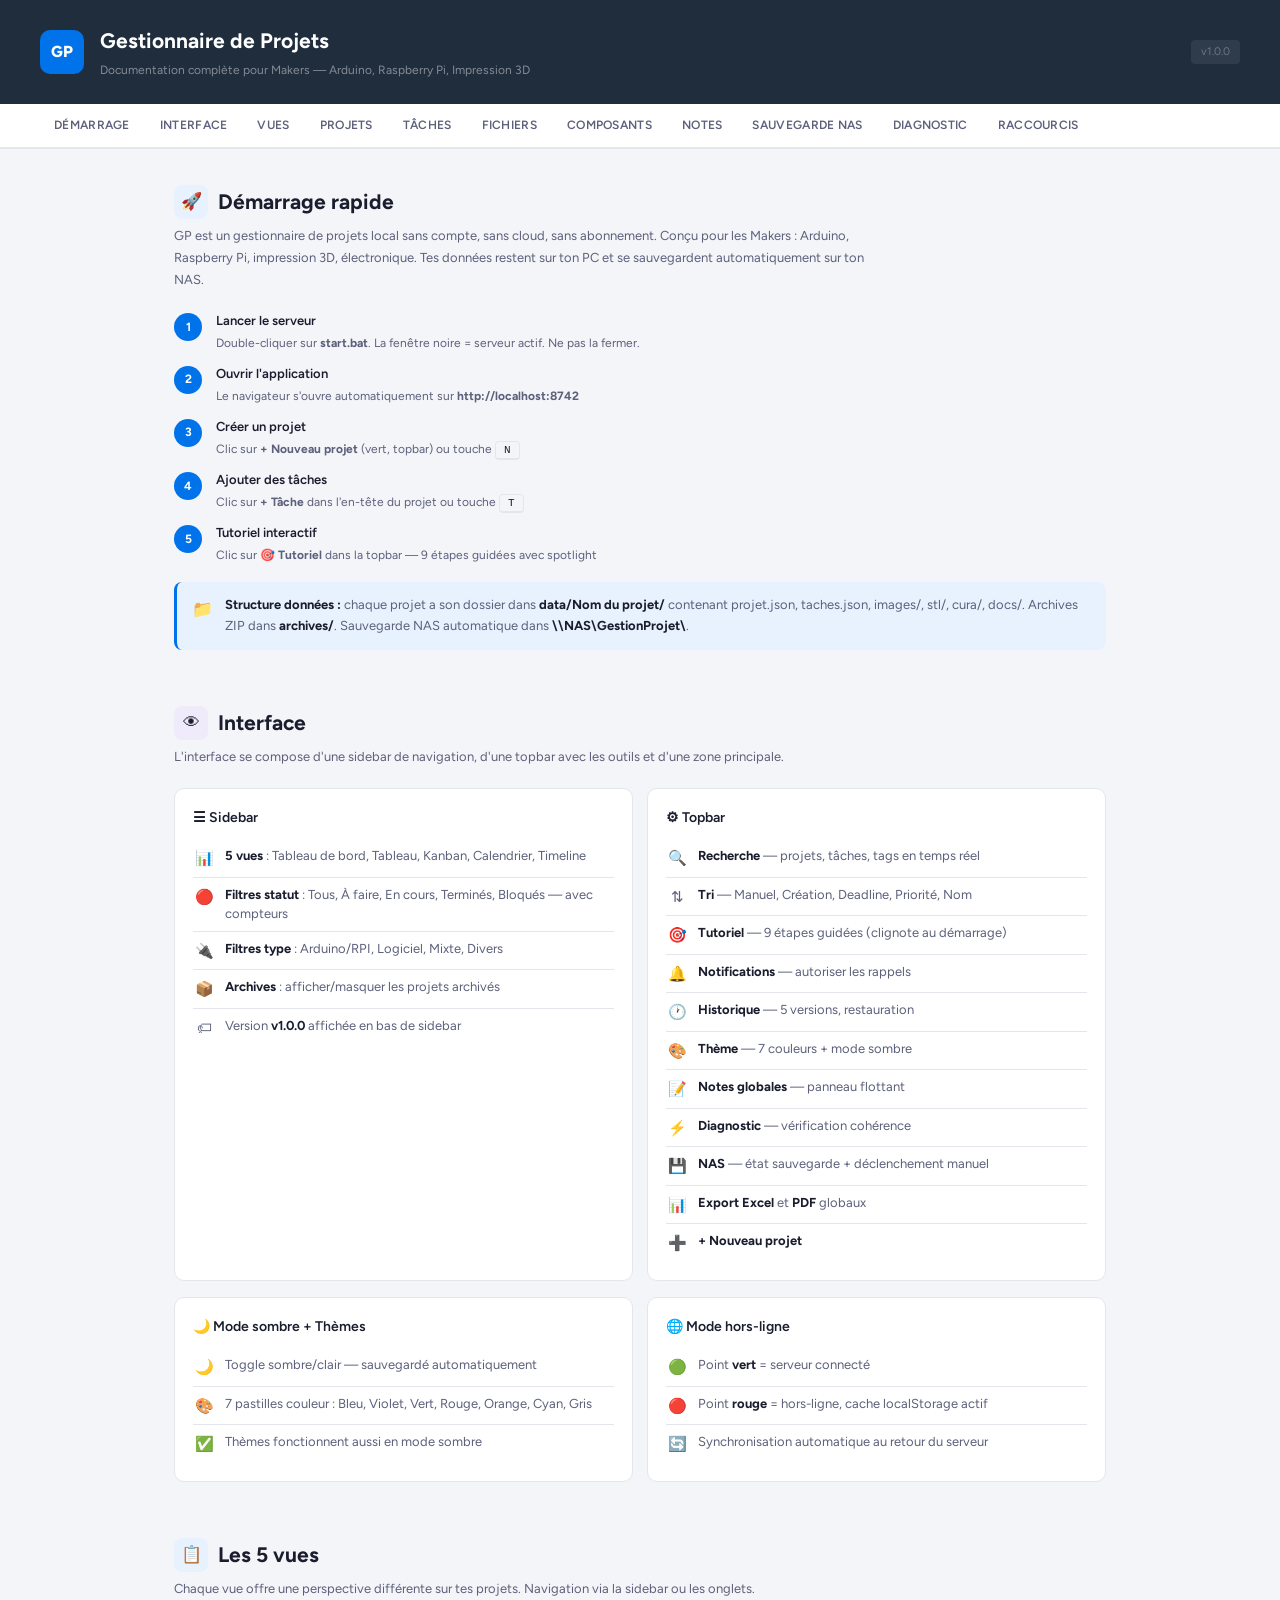
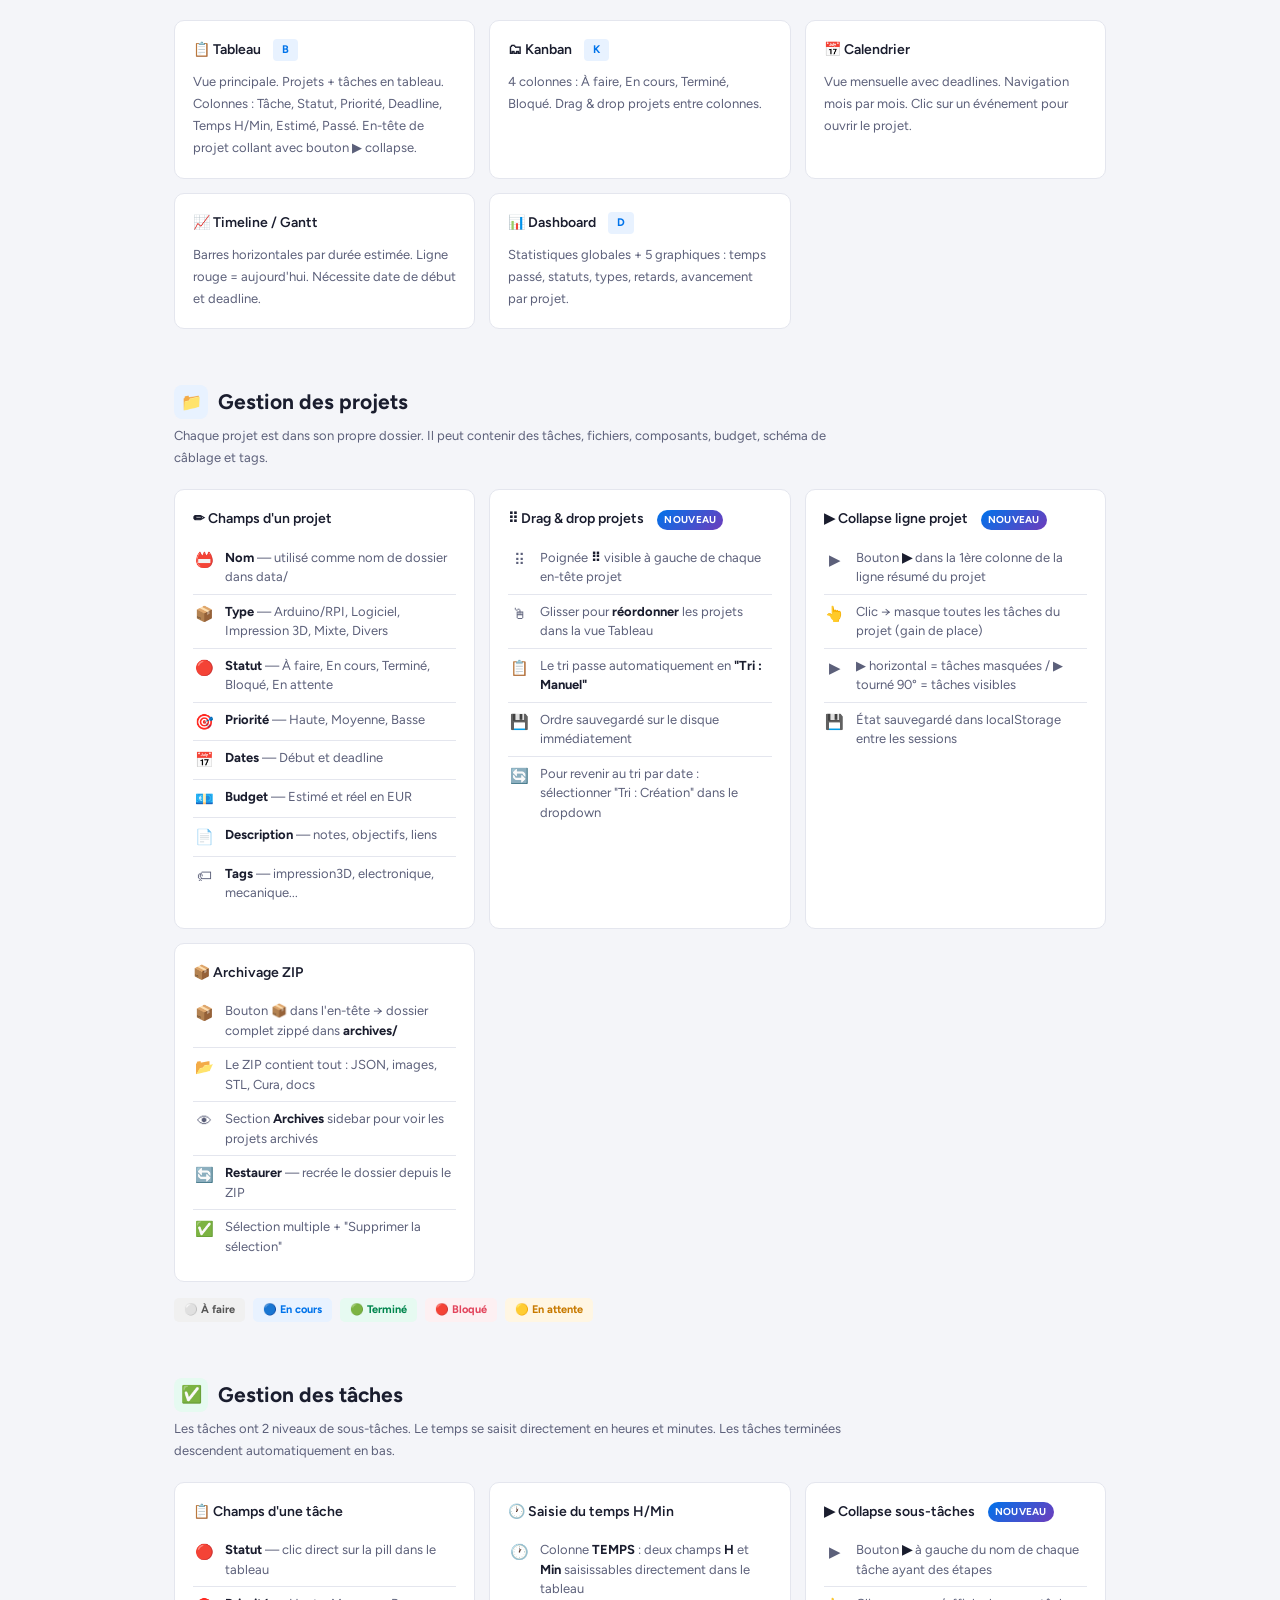
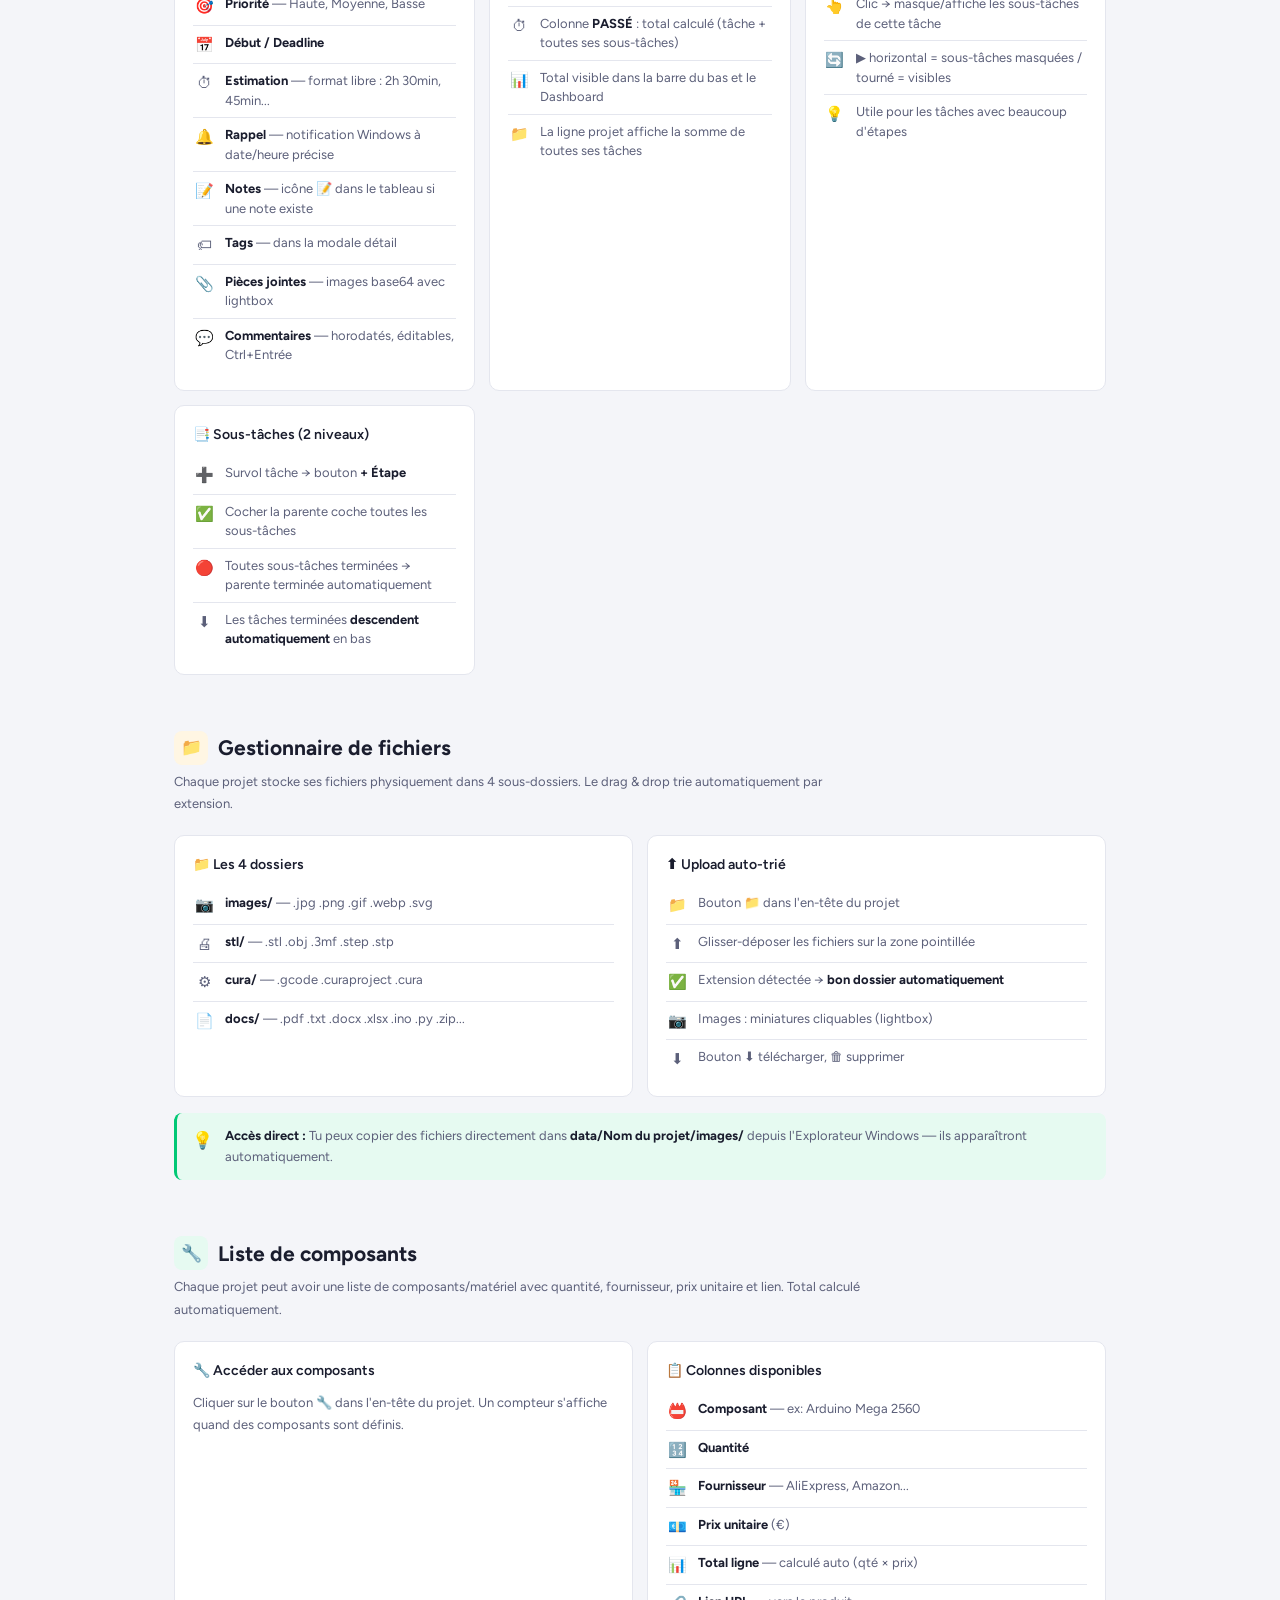
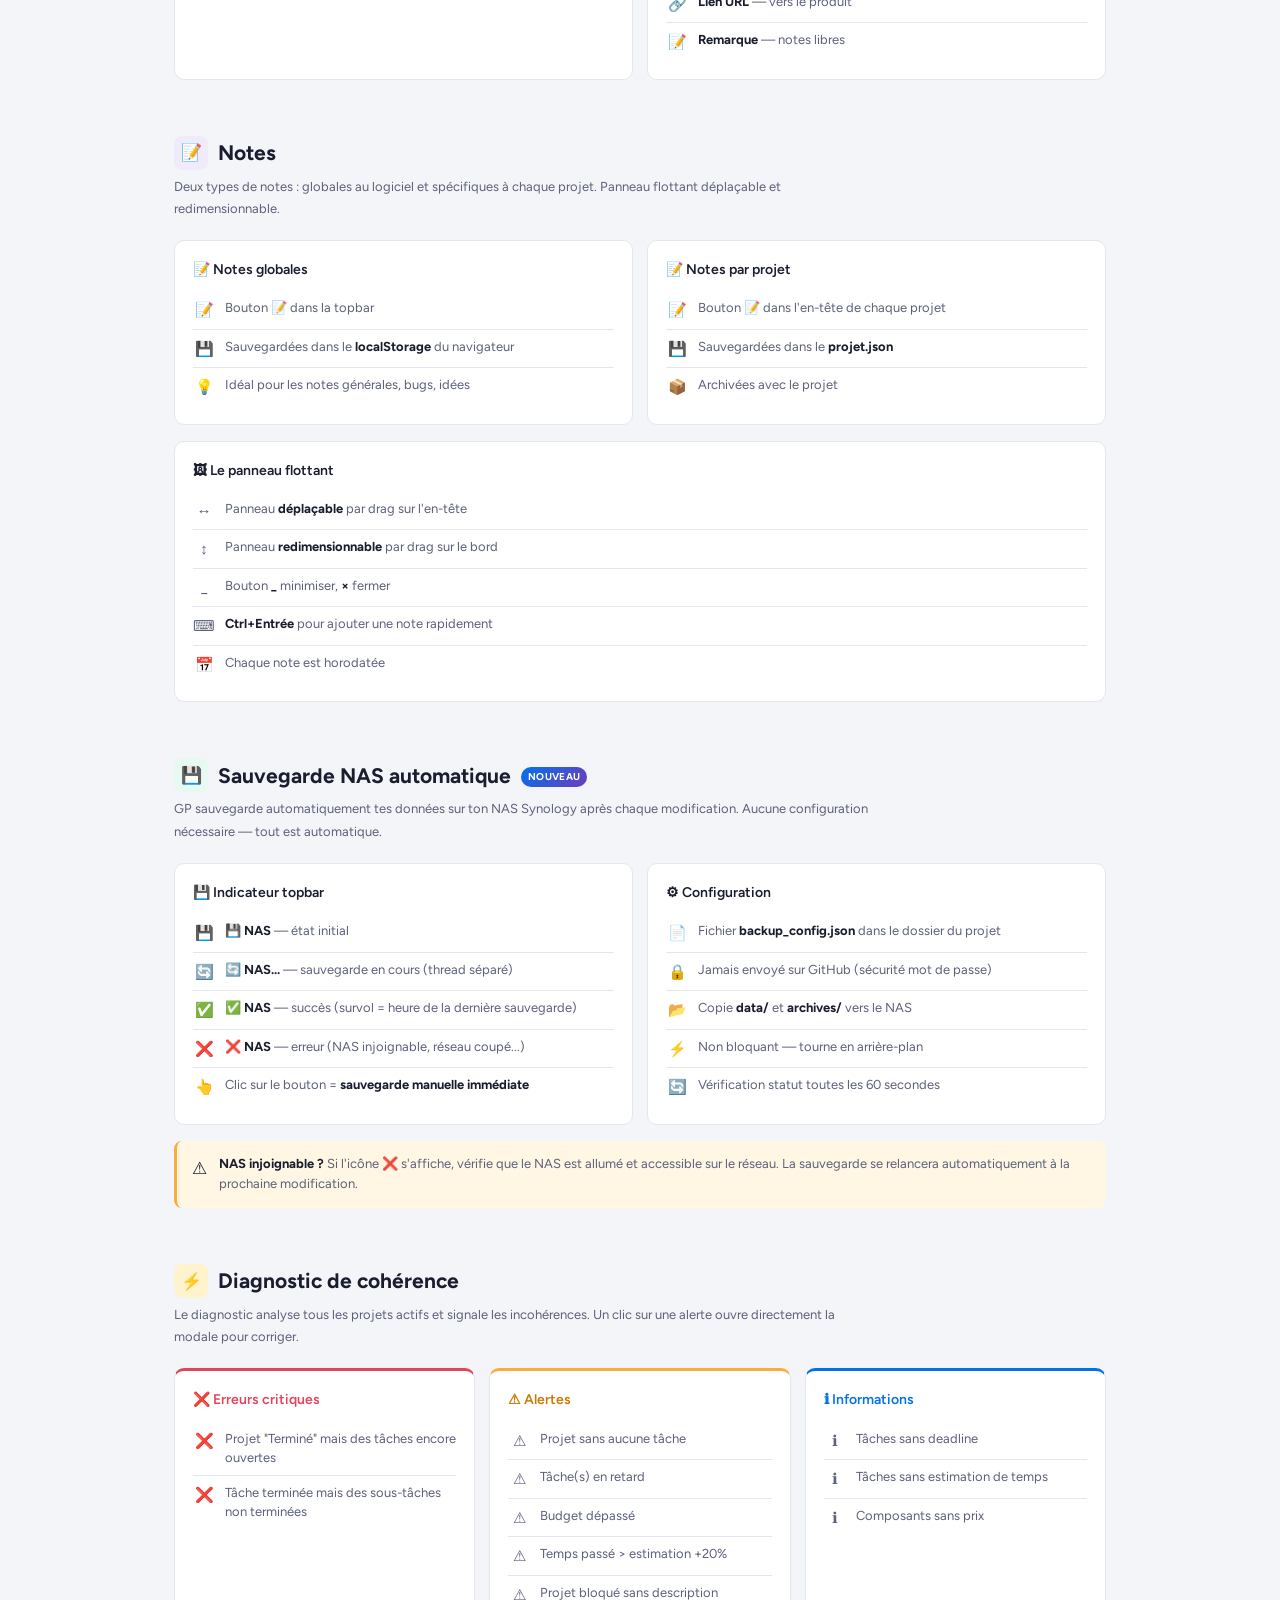
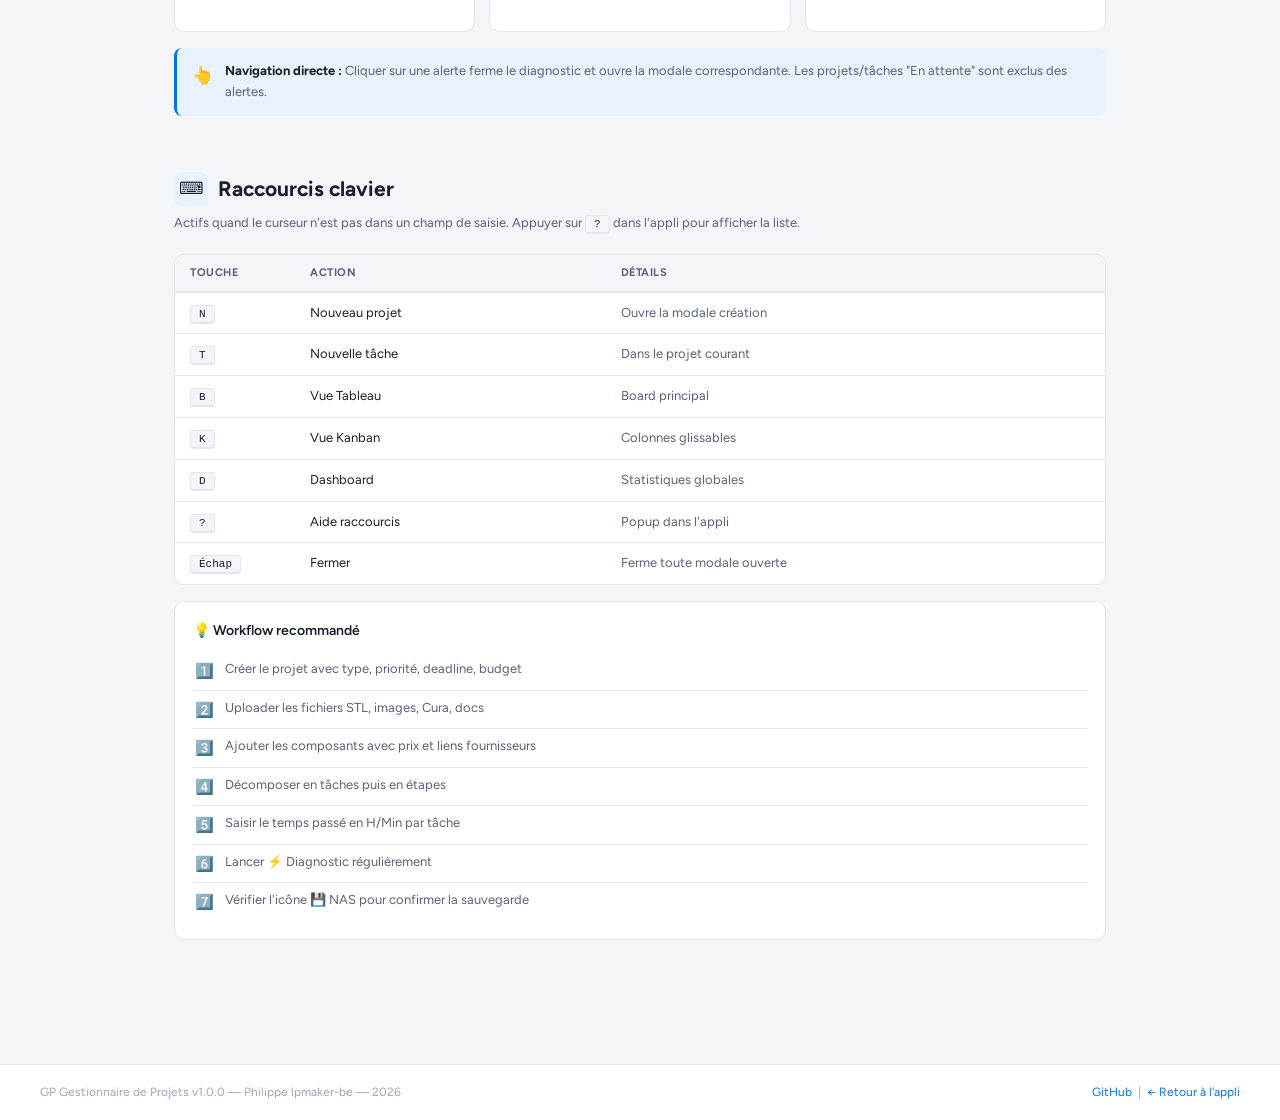
<file: aide.html>
<!DOCTYPE html>
<html lang="fr">
<head>
<meta charset="UTF-8">
<meta name="viewport" content="width=device-width, initial-scale=1.0">
<title>Aide — GP Gestionnaire de Projets v1.0.0</title>
<link rel="icon" type="image/svg+xml" href="/favicon.svg">
<link href="https://fonts.googleapis.com/css2?family=Figtree:wght@300;400;500;600;700;800&display=swap" rel="stylesheet">
<style>
:root{--bg:#f4f5f9;--white:#fff;--border:#e4e6ee;--text:#1a1d2e;--text2:#5c607a;--text3:#a0a4bb;--accent:#0073ea;--accent-light:#e8f2ff;--green:#00c875;--green-light:#e6faf1;--orange:#fdab3d;--orange-light:#fff6e3;--red:#e2445c;--red-light:#fdf0f2;--sidebar:#1f2d3d;--purple:#6e3cbc;--purple-light:#f0ebfa}
*{box-sizing:border-box;margin:0;padding:0}
html{scroll-behavior:smooth}
body{font-family:Figtree,sans-serif;background:var(--bg);color:var(--text);font-size:14px;line-height:1.6}

/* HEADER */
.header{background:var(--sidebar);color:#fff;padding:24px 40px;display:flex;align-items:center;gap:16px}
.logo{width:44px;height:44px;background:var(--accent);border-radius:10px;display:flex;align-items:center;justify-content:center;font-weight:800;font-size:16px;flex-shrink:0}
.header-info h1{font-size:21px;font-weight:700}
.header-info p{font-size:12px;color:rgba(255,255,255,.45);margin-top:3px}
.header-right{margin-left:auto;display:flex;flex-direction:column;align-items:flex-end;gap:4px}
.version-tag{font-size:11px;color:rgba(255,255,255,.3);background:rgba(255,255,255,.07);border-radius:4px;padding:3px 10px}

/* NAV */
.nav{background:var(--white);border-bottom:2px solid var(--border);padding:0 40px;display:flex;gap:2px;overflow-x:auto;position:sticky;top:0;z-index:100}
.nav a{padding:12px 14px;font-size:12px;font-weight:600;color:var(--text2);text-decoration:none;border-bottom:2px solid transparent;margin-bottom:-2px;white-space:nowrap;text-transform:uppercase;letter-spacing:.3px;transition:color .15s,border-color .15s}
.nav a:hover{color:var(--text)}
.nav a.active{color:var(--accent);border-bottom-color:var(--accent)}

/* LAYOUT */
.container{max-width:980px;margin:0 auto;padding:36px 24px}
.section{margin-bottom:56px;scroll-margin-top:60px}
.sec-hdr{display:flex;align-items:center;gap:10px;margin-bottom:6px}
.sec-icon{width:34px;height:34px;border-radius:8px;display:flex;align-items:center;justify-content:center;font-size:17px;flex-shrink:0}
.sec-title{font-size:21px;font-weight:700}
.sec-desc{font-size:13px;color:var(--text2);margin-bottom:20px;line-height:1.7;max-width:700px}

/* CARDS */
.cards{display:grid;grid-template-columns:repeat(auto-fill,minmax(280px,1fr));gap:14px;margin-bottom:16px}
.cards.two{grid-template-columns:1fr 1fr}
.cards.three{grid-template-columns:1fr 1fr 1fr}
.card{background:var(--white);border:1px solid var(--border);border-radius:10px;padding:18px;transition:box-shadow .2s}
.card:hover{box-shadow:0 4px 18px rgba(0,0,0,.06)}
.card-title{font-size:14px;font-weight:600;color:var(--text);margin-bottom:10px;display:flex;align-items:center;gap:8px}
.card-body{font-size:13px;color:var(--text2);line-height:1.7}

/* FEATURE LIST */
.flist{list-style:none}
.flist li{padding:7px 0;border-bottom:1px solid var(--border);display:flex;align-items:flex-start;gap:10px;font-size:13px;color:var(--text2);line-height:1.5}
.flist li:last-child{border-bottom:none}
.flist li .ic{flex-shrink:0;font-size:15px;margin-top:1px;width:22px;text-align:center}
.flist strong{color:var(--text)}

/* BADGES / PILLS */
kbd{background:var(--bg);border:1px solid var(--border);border-bottom-width:2px;border-radius:4px;padding:2px 8px;font-size:11px;font-family:monospace;color:var(--text)}
.badge{display:inline-flex;align-items:center;padding:2px 9px;border-radius:4px;font-size:11px;font-weight:700;margin-left:4px}
.badge-blue{background:var(--accent-light);color:var(--accent)}
.badge-green{background:var(--green-light);color:#00854d}
.badge-orange{background:var(--orange-light);color:#c87a00}
.new-tag{display:inline-flex;background:linear-gradient(135deg,var(--accent),var(--purple));color:#fff;font-size:10px;font-weight:700;padding:2px 7px;border-radius:20px;margin-left:5px;letter-spacing:.3px;text-transform:uppercase;vertical-align:middle}

/* CALLOUTS */
.callout{display:flex;gap:12px;padding:13px 15px;border-radius:8px;margin:14px 0;font-size:13px;line-height:1.6}
.callout .ci{font-size:17px;flex-shrink:0;margin-top:1px}
.callout p{color:var(--text2)}
.callout p strong{color:var(--text)}
.callout-blue{background:var(--accent-light);border-left:3px solid var(--accent)}
.callout-green{background:var(--green-light);border-left:3px solid var(--green)}
.callout-orange{background:var(--orange-light);border-left:3px solid var(--orange)}
.callout-red{background:var(--red-light);border-left:3px solid var(--red)}

/* TABLE */
.tbl{background:var(--white);border:1px solid var(--border);border-radius:10px;overflow:hidden;margin-bottom:16px}
.tbl table{width:100%;border-collapse:collapse}
.tbl th{background:var(--bg);padding:9px 15px;text-align:left;font-size:11px;font-weight:700;color:var(--text2);text-transform:uppercase;letter-spacing:.5px;border-bottom:2px solid var(--border)}
.tbl td{padding:10px 15px;border-bottom:1px solid var(--border);font-size:13px;vertical-align:middle}
.tbl tr:last-child td{border-bottom:none}
.tbl tr:hover td{background:#fafbff}

/* STEPS */
.steps{display:flex;flex-direction:column;gap:12px}
.step{display:flex;gap:14px;align-items:flex-start}
.step-num{width:28px;height:28px;border-radius:50%;background:var(--accent);color:#fff;display:flex;align-items:center;justify-content:center;font-weight:700;font-size:12px;flex-shrink:0;margin-top:2px}
.step-title{font-weight:600;font-size:13px;margin-bottom:2px}
.step-desc{font-size:12px;color:var(--text2);line-height:1.5}

/* STATUS PILLS */
.pill{display:inline-flex;align-items:center;padding:3px 10px;border-radius:5px;font-size:11px;font-weight:700;gap:5px}
.pill-gray{background:#f0f0f0;color:#555}
.pill-blue{background:var(--accent-light);color:var(--accent)}
.pill-green{background:var(--green-light);color:#00854d}
.pill-orange{background:var(--orange-light);color:#c87a00}
.pill-red{background:var(--red-light);color:var(--red)}

/* FOOTER */
.footer{background:var(--white);border-top:1px solid var(--border);padding:18px 40px;display:flex;align-items:center;justify-content:space-between;font-size:12px;color:var(--text3);margin-top:32px}
.footer a{color:var(--accent);text-decoration:none}
.footer a:hover{text-decoration:underline}

@media(max-width:768px){.header{padding:18px 20px}.nav{padding:0 16px}.container{padding:20px 14px}.cards.two,.cards.three{grid-template-columns:1fr}}
</style>
</head>
<body>

<div class="header">
  <div class="logo">GP</div>
  <div class="header-info">
    <h1>Gestionnaire de Projets</h1>
    <p>Documentation complète pour Makers — Arduino, Raspberry Pi, Impression 3D</p>
  </div>
  <div class="header-right">
    <div class="version-tag">v1.0.0</div>
  </div>
</div>

<div class="nav">
  <a href="#demarrage">Démarrage</a>
  <a href="#interface">Interface</a>
  <a href="#vues">Vues</a>
  <a href="#projets">Projets</a>
  <a href="#taches">Tâches</a>
  <a href="#fichiers">Fichiers</a>
  <a href="#composants">Composants</a>
  <a href="#notes">Notes</a>
  <a href="#nas">Sauvegarde NAS</a>
  <a href="#diagnostic">Diagnostic</a>
  <a href="#raccourcis">Raccourcis</a>
</div>

<div class="container">

<!-- ═══════════════════════ DÉMARRAGE ═══════════════════════ -->
<div class="section" id="demarrage">
  <div class="sec-hdr"><div class="sec-icon" style="background:#e8f2ff">🚀</div><h2 class="sec-title">Démarrage rapide</h2></div>
  <p class="sec-desc">GP est un gestionnaire de projets local sans compte, sans cloud, sans abonnement. Conçu pour les Makers : Arduino, Raspberry Pi, impression 3D, électronique. Tes données restent sur ton PC et se sauvegardent automatiquement sur ton NAS.</p>
  <div class="steps">
    <div class="step"><div class="step-num">1</div><div><div class="step-title">Lancer le serveur</div><div class="step-desc">Double-cliquer sur <strong>start.bat</strong>. La fenêtre noire = serveur actif. Ne pas la fermer.</div></div></div>
    <div class="step"><div class="step-num">2</div><div><div class="step-title">Ouvrir l'application</div><div class="step-desc">Le navigateur s'ouvre automatiquement sur <strong>http://localhost:8742</strong></div></div></div>
    <div class="step"><div class="step-num">3</div><div><div class="step-title">Créer un projet</div><div class="step-desc">Clic sur <strong>+ Nouveau projet</strong> (vert, topbar) ou touche <kbd>N</kbd></div></div></div>
    <div class="step"><div class="step-num">4</div><div><div class="step-title">Ajouter des tâches</div><div class="step-desc">Clic sur <strong>+ Tâche</strong> dans l'en-tête du projet ou touche <kbd>T</kbd></div></div></div>
    <div class="step"><div class="step-num">5</div><div><div class="step-title">Tutoriel interactif</div><div class="step-desc">Clic sur <strong>🎯 Tutoriel</strong> dans la topbar — 9 étapes guidées avec spotlight</div></div></div>
  </div>
  <div class="callout callout-blue" style="margin-top:18px">
    <div class="ci">📁</div>
    <p><strong>Structure données :</strong> chaque projet a son dossier dans <strong>data/Nom du projet/</strong> contenant projet.json, taches.json, images/, stl/, cura/, docs/. Archives ZIP dans <strong>archives/</strong>. Sauvegarde NAS automatique dans <strong>\\NAS\GestionProjet\</strong>.</p>
  </div>
</div>

<!-- ═══════════════════════ INTERFACE ═══════════════════════ -->
<div class="section" id="interface">
  <div class="sec-hdr"><div class="sec-icon" style="background:#f0ebfa">👁</div><h2 class="sec-title">Interface</h2></div>
  <p class="sec-desc">L'interface se compose d'une sidebar de navigation, d'une topbar avec les outils et d'une zone principale.</p>
  <div class="cards two">
    <div class="card">
      <div class="card-title">☰ Sidebar</div>
      <div class="card-body">
        <ul class="flist">
          <li><span class="ic">📊</span><div><strong>5 vues</strong> : Tableau de bord, Tableau, Kanban, Calendrier, Timeline</div></li>
          <li><span class="ic">🔴</span><div><strong>Filtres statut</strong> : Tous, À faire, En cours, Terminés, Bloqués — avec compteurs</div></li>
          <li><span class="ic">🔌</span><div><strong>Filtres type</strong> : Arduino/RPI, Logiciel, Mixte, Divers</div></li>
          <li><span class="ic">📦</span><div><strong>Archives</strong> : afficher/masquer les projets archivés</div></li>
          <li><span class="ic">🏷</span><div>Version <strong>v1.0.0</strong> affichée en bas de sidebar</div></li>
        </ul>
      </div>
    </div>
    <div class="card">
      <div class="card-title">⚙ Topbar</div>
      <div class="card-body">
        <ul class="flist">
          <li><span class="ic">🔍</span><div><strong>Recherche</strong> — projets, tâches, tags en temps réel</div></li>
          <li><span class="ic">⇅</span><div><strong>Tri</strong> — Manuel, Création, Deadline, Priorité, Nom</div></li>
          <li><span class="ic">🎯</span><div><strong>Tutoriel</strong> — 9 étapes guidées (clignote au démarrage)</div></li>
          <li><span class="ic">🔔</span><div><strong>Notifications</strong> — autoriser les rappels</div></li>
          <li><span class="ic">🕐</span><div><strong>Historique</strong> — 5 versions, restauration</div></li>
          <li><span class="ic">🎨</span><div><strong>Thème</strong> — 7 couleurs + mode sombre</div></li>
          <li><span class="ic">📝</span><div><strong>Notes globales</strong> — panneau flottant</div></li>
          <li><span class="ic">⚡</span><div><strong>Diagnostic</strong> — vérification cohérence</div></li>
          <li><span class="ic">💾</span><div><strong>NAS</strong> — état sauvegarde + déclenchement manuel</div></li>
          <li><span class="ic">📊</span><div><strong>Export Excel</strong> et <strong>PDF</strong> globaux</div></li>
          <li><span class="ic">➕</span><div><strong>+ Nouveau projet</strong></div></li>
        </ul>
      </div>
    </div>
  </div>
  <div class="cards two">
    <div class="card">
      <div class="card-title">🌙 Mode sombre + Thèmes</div>
      <div class="card-body">
        <ul class="flist">
          <li><span class="ic">🌙</span><div>Toggle sombre/clair — sauvegardé automatiquement</div></li>
          <li><span class="ic">🎨</span><div>7 pastilles couleur : Bleu, Violet, Vert, Rouge, Orange, Cyan, Gris</div></li>
          <li><span class="ic">✅</span><div>Thèmes fonctionnent aussi en mode sombre</div></li>
        </ul>
      </div>
    </div>
    <div class="card">
      <div class="card-title">🌐 Mode hors-ligne</div>
      <div class="card-body">
        <ul class="flist">
          <li><span class="ic">🟢</span><div>Point <strong>vert</strong> = serveur connecté</div></li>
          <li><span class="ic">🔴</span><div>Point <strong>rouge</strong> = hors-ligne, cache localStorage actif</div></li>
          <li><span class="ic">🔄</span><div>Synchronisation automatique au retour du serveur</div></li>
        </ul>
      </div>
    </div>
  </div>
</div>

<!-- ═══════════════════════ VUES ═══════════════════════ -->
<div class="section" id="vues">
  <div class="sec-hdr"><div class="sec-icon" style="background:#e8f2ff">📋</div><h2 class="sec-title">Les 5 vues</h2></div>
  <p class="sec-desc">Chaque vue offre une perspective différente sur tes projets. Navigation via la sidebar ou les onglets.</p>
  <div class="cards three">
    <div class="card"><div class="card-title">📋 Tableau <span class="badge badge-blue">B</span></div><div class="card-body">Vue principale. Projets + tâches en tableau. Colonnes : Tâche, Statut, Priorité, Deadline, Temps H/Min, Estimé, Passé. En-tête de projet collant avec bouton ▶ collapse.</div></div>
    <div class="card"><div class="card-title">🗂 Kanban <span class="badge badge-blue">K</span></div><div class="card-body">4 colonnes : À faire, En cours, Terminé, Bloqué. Drag & drop projets entre colonnes.</div></div>
    <div class="card"><div class="card-title">📅 Calendrier</div><div class="card-body">Vue mensuelle avec deadlines. Navigation mois par mois. Clic sur un événement pour ouvrir le projet.</div></div>
    <div class="card"><div class="card-title">📈 Timeline / Gantt</div><div class="card-body">Barres horizontales par durée estimée. Ligne rouge = aujourd'hui. Nécessite date de début et deadline.</div></div>
    <div class="card"><div class="card-title">📊 Dashboard <span class="badge badge-blue">D</span></div><div class="card-body">Statistiques globales + 5 graphiques : temps passé, statuts, types, retards, avancement par projet.</div></div>
  </div>
</div>

<!-- ═══════════════════════ PROJETS ═══════════════════════ -->
<div class="section" id="projets">
  <div class="sec-hdr"><div class="sec-icon" style="background:#e8f2ff">📁</div><h2 class="sec-title">Gestion des projets</h2></div>
  <p class="sec-desc">Chaque projet est dans son propre dossier. Il peut contenir des tâches, fichiers, composants, budget, schéma de câblage et tags.</p>
  <div class="cards">
    <div class="card">
      <div class="card-title">✏ Champs d'un projet</div>
      <div class="card-body">
        <ul class="flist">
          <li><span class="ic">📛</span><div><strong>Nom</strong> — utilisé comme nom de dossier dans data/</div></li>
          <li><span class="ic">📦</span><div><strong>Type</strong> — Arduino/RPI, Logiciel, Impression 3D, Mixte, Divers</div></li>
          <li><span class="ic">🔴</span><div><strong>Statut</strong> — À faire, En cours, Terminé, Bloqué, En attente</div></li>
          <li><span class="ic">🎯</span><div><strong>Priorité</strong> — Haute, Moyenne, Basse</div></li>
          <li><span class="ic">📅</span><div><strong>Dates</strong> — Début et deadline</div></li>
          <li><span class="ic">💶</span><div><strong>Budget</strong> — Estimé et réel en EUR</div></li>
          <li><span class="ic">📄</span><div><strong>Description</strong> — notes, objectifs, liens</div></li>
          <li><span class="ic">🏷</span><div><strong>Tags</strong> — impression3D, electronique, mecanique...</div></li>
        </ul>
      </div>
    </div>
    <div class="card">
      <div class="card-title">⠿ Drag & drop projets <span class="new-tag">Nouveau</span></div>
      <div class="card-body">
        <ul class="flist">
          <li><span class="ic">⠿</span><div>Poignée <strong>⠿</strong> visible à gauche de chaque en-tête projet</div></li>
          <li><span class="ic">🖱</span><div>Glisser pour <strong>réordonner</strong> les projets dans la vue Tableau</div></li>
          <li><span class="ic">📋</span><div>Le tri passe automatiquement en <strong>"Tri : Manuel"</strong></div></li>
          <li><span class="ic">💾</span><div>Ordre sauvegardé sur le disque immédiatement</div></li>
          <li><span class="ic">🔄</span><div>Pour revenir au tri par date : sélectionner "Tri : Création" dans le dropdown</div></li>
        </ul>
      </div>
    </div>
    <div class="card">
      <div class="card-title">▶ Collapse ligne projet <span class="new-tag">Nouveau</span></div>
      <div class="card-body">
        <ul class="flist">
          <li><span class="ic">▶</span><div>Bouton <strong>▶</strong> dans la 1ère colonne de la ligne résumé du projet</div></li>
          <li><span class="ic">👆</span><div>Clic → masque toutes les tâches du projet (gain de place)</div></li>
          <li><span class="ic">▶</span><div>▶ horizontal = tâches masquées / ▶ tourné 90° = tâches visibles</div></li>
          <li><span class="ic">💾</span><div>État sauvegardé dans localStorage entre les sessions</div></li>
        </ul>
      </div>
    </div>
    <div class="card">
      <div class="card-title">📦 Archivage ZIP</div>
      <div class="card-body">
        <ul class="flist">
          <li><span class="ic">📦</span><div>Bouton 📦 dans l'en-tête → dossier complet zippé dans <strong>archives/</strong></div></li>
          <li><span class="ic">📂</span><div>Le ZIP contient tout : JSON, images, STL, Cura, docs</div></li>
          <li><span class="ic">👁</span><div>Section <strong>Archives</strong> sidebar pour voir les projets archivés</div></li>
          <li><span class="ic">🔄</span><div><strong>Restaurer</strong> — recrée le dossier depuis le ZIP</div></li>
          <li><span class="ic">✅</span><div>Sélection multiple + "Supprimer la sélection"</div></li>
        </ul>
      </div>
    </div>
  </div>
  <div style="display:flex;flex-wrap:wrap;gap:8px;margin-top:4px">
    <span class="pill pill-gray">⚪ À faire</span>
    <span class="pill pill-blue">🔵 En cours</span>
    <span class="pill pill-green">🟢 Terminé</span>
    <span class="pill pill-red">🔴 Bloqué</span>
    <span class="pill pill-orange">🟡 En attente</span>
  </div>
</div>

<!-- ═══════════════════════ TÂCHES ═══════════════════════ -->
<div class="section" id="taches">
  <div class="sec-hdr"><div class="sec-icon" style="background:#e6faf1">✅</div><h2 class="sec-title">Gestion des tâches</h2></div>
  <p class="sec-desc">Les tâches ont 2 niveaux de sous-tâches. Le temps se saisit directement en heures et minutes. Les tâches terminées descendent automatiquement en bas.</p>
  <div class="cards">
    <div class="card">
      <div class="card-title">📋 Champs d'une tâche</div>
      <div class="card-body">
        <ul class="flist">
          <li><span class="ic">🔴</span><div><strong>Statut</strong> — clic direct sur la pill dans le tableau</div></li>
          <li><span class="ic">🎯</span><div><strong>Priorité</strong> — Haute, Moyenne, Basse</div></li>
          <li><span class="ic">📅</span><div><strong>Début / Deadline</strong></div></li>
          <li><span class="ic">⏱</span><div><strong>Estimation</strong> — format libre : 2h 30min, 45min...</div></li>
          <li><span class="ic">🔔</span><div><strong>Rappel</strong> — notification Windows à date/heure précise</div></li>
          <li><span class="ic">📝</span><div><strong>Notes</strong> — icône 📝 dans le tableau si une note existe</div></li>
          <li><span class="ic">🏷</span><div><strong>Tags</strong> — dans la modale détail</div></li>
          <li><span class="ic">📎</span><div><strong>Pièces jointes</strong> — images base64 avec lightbox</div></li>
          <li><span class="ic">💬</span><div><strong>Commentaires</strong> — horodatés, éditables, Ctrl+Entrée</div></li>
        </ul>
      </div>
    </div>
    <div class="card">
      <div class="card-title">🕐 Saisie du temps H/Min</div>
      <div class="card-body">
        <ul class="flist">
          <li><span class="ic">🕐</span><div>Colonne <strong>TEMPS</strong> : deux champs <strong>H</strong> et <strong>Min</strong> saisissables directement dans le tableau</div></li>
          <li><span class="ic">⏱</span><div>Colonne <strong>PASSÉ</strong> : total calculé (tâche + toutes ses sous-tâches)</div></li>
          <li><span class="ic">📊</span><div>Total visible dans la barre du bas et le Dashboard</div></li>
          <li><span class="ic">📁</span><div>La ligne projet affiche la somme de toutes ses tâches</div></li>
        </ul>
      </div>
    </div>
    <div class="card">
      <div class="card-title">▶ Collapse sous-tâches <span class="new-tag">Nouveau</span></div>
      <div class="card-body">
        <ul class="flist">
          <li><span class="ic">▶</span><div>Bouton <strong>▶</strong> à gauche du nom de chaque tâche ayant des étapes</div></li>
          <li><span class="ic">👆</span><div>Clic → masque/affiche les sous-tâches de cette tâche</div></li>
          <li><span class="ic">🔄</span><div>▶ horizontal = sous-tâches masquées / tourné = visibles</div></li>
          <li><span class="ic">💡</span><div>Utile pour les tâches avec beaucoup d'étapes</div></li>
        </ul>
      </div>
    </div>
    <div class="card">
      <div class="card-title">📑 Sous-tâches (2 niveaux)</div>
      <div class="card-body">
        <ul class="flist">
          <li><span class="ic">➕</span><div>Survol tâche → bouton <strong>+ Étape</strong></div></li>
          <li><span class="ic">✅</span><div>Cocher la parente coche toutes les sous-tâches</div></li>
          <li><span class="ic">🔴</span><div>Toutes sous-tâches terminées → parente terminée automatiquement</div></li>
          <li><span class="ic">⬇</span><div>Les tâches terminées <strong>descendent automatiquement</strong> en bas</div></li>
        </ul>
      </div>
    </div>
  </div>
</div>

<!-- ═══════════════════════ FICHIERS ═══════════════════════ -->
<div class="section" id="fichiers">
  <div class="sec-hdr"><div class="sec-icon" style="background:#fff6e3">📁</div><h2 class="sec-title">Gestionnaire de fichiers</h2></div>
  <p class="sec-desc">Chaque projet stocke ses fichiers physiquement dans 4 sous-dossiers. Le drag & drop trie automatiquement par extension.</p>
  <div class="cards two">
    <div class="card">
      <div class="card-title">📁 Les 4 dossiers</div>
      <div class="card-body">
        <ul class="flist">
          <li><span class="ic">📷</span><div><strong>images/</strong> — .jpg .png .gif .webp .svg</div></li>
          <li><span class="ic">🖨</span><div><strong>stl/</strong> — .stl .obj .3mf .step .stp</div></li>
          <li><span class="ic">⚙</span><div><strong>cura/</strong> — .gcode .curaproject .cura</div></li>
          <li><span class="ic">📄</span><div><strong>docs/</strong> — .pdf .txt .docx .xlsx .ino .py .zip...</div></li>
        </ul>
      </div>
    </div>
    <div class="card">
      <div class="card-title">⬆ Upload auto-trié</div>
      <div class="card-body">
        <ul class="flist">
          <li><span class="ic">📁</span><div>Bouton 📁 dans l'en-tête du projet</div></li>
          <li><span class="ic">⬆</span><div>Glisser-déposer les fichiers sur la zone pointillée</div></li>
          <li><span class="ic">✅</span><div>Extension détectée → <strong>bon dossier automatiquement</strong></div></li>
          <li><span class="ic">📷</span><div>Images : miniatures cliquables (lightbox)</div></li>
          <li><span class="ic">⬇</span><div>Bouton ⬇ télécharger, 🗑 supprimer</div></li>
        </ul>
      </div>
    </div>
  </div>
  <div class="callout callout-green">
    <div class="ci">💡</div>
    <p><strong>Accès direct :</strong> Tu peux copier des fichiers directement dans <strong>data/Nom du projet/images/</strong> depuis l'Explorateur Windows — ils apparaîtront automatiquement.</p>
  </div>
</div>

<!-- ═══════════════════════ COMPOSANTS ═══════════════════════ -->
<div class="section" id="composants">
  <div class="sec-hdr"><div class="sec-icon" style="background:#e6faf1">🔧</div><h2 class="sec-title">Liste de composants</h2></div>
  <p class="sec-desc">Chaque projet peut avoir une liste de composants/matériel avec quantité, fournisseur, prix unitaire et lien. Total calculé automatiquement.</p>
  <div class="cards two">
    <div class="card">
      <div class="card-title">🔧 Accéder aux composants</div>
      <div class="card-body">Cliquer sur le bouton 🔧 dans l'en-tête du projet. Un compteur s'affiche quand des composants sont définis.</div>
    </div>
    <div class="card">
      <div class="card-title">📋 Colonnes disponibles</div>
      <div class="card-body">
        <ul class="flist">
          <li><span class="ic">📛</span><div><strong>Composant</strong> — ex: Arduino Mega 2560</div></li>
          <li><span class="ic">🔢</span><div><strong>Quantité</strong></div></li>
          <li><span class="ic">🏪</span><div><strong>Fournisseur</strong> — AliExpress, Amazon...</div></li>
          <li><span class="ic">💶</span><div><strong>Prix unitaire</strong> (€)</div></li>
          <li><span class="ic">📊</span><div><strong>Total ligne</strong> — calculé auto (qté × prix)</div></li>
          <li><span class="ic">🔗</span><div><strong>Lien URL</strong> — vers le produit</div></li>
          <li><span class="ic">📝</span><div><strong>Remarque</strong> — notes libres</div></li>
        </ul>
      </div>
    </div>
  </div>
</div>

<!-- ═══════════════════════ NOTES ═══════════════════════ -->
<div class="section" id="notes">
  <div class="sec-hdr"><div class="sec-icon" style="background:#f0ebfa">📝</div><h2 class="sec-title">Notes</h2></div>
  <p class="sec-desc">Deux types de notes : globales au logiciel et spécifiques à chaque projet. Panneau flottant déplaçable et redimensionnable.</p>
  <div class="cards two">
    <div class="card">
      <div class="card-title">📝 Notes globales</div>
      <div class="card-body">
        <ul class="flist">
          <li><span class="ic">📝</span><div>Bouton <strong>📝</strong> dans la topbar</div></li>
          <li><span class="ic">💾</span><div>Sauvegardées dans le <strong>localStorage</strong> du navigateur</div></li>
          <li><span class="ic">💡</span><div>Idéal pour les notes générales, bugs, idées</div></li>
        </ul>
      </div>
    </div>
    <div class="card">
      <div class="card-title">📝 Notes par projet</div>
      <div class="card-body">
        <ul class="flist">
          <li><span class="ic">📝</span><div>Bouton <strong>📝</strong> dans l'en-tête de chaque projet</div></li>
          <li><span class="ic">💾</span><div>Sauvegardées dans le <strong>projet.json</strong></div></li>
          <li><span class="ic">📦</span><div>Archivées avec le projet</div></li>
        </ul>
      </div>
    </div>
  </div>
  <div class="card" style="margin-top:12px">
    <div class="card-title">🖼 Le panneau flottant</div>
    <div class="card-body">
      <ul class="flist">
        <li><span class="ic">↔</span><div>Panneau <strong>déplaçable</strong> par drag sur l'en-tête</div></li>
        <li><span class="ic">↕</span><div>Panneau <strong>redimensionnable</strong> par drag sur le bord</div></li>
        <li><span class="ic">_</span><div>Bouton <strong>_</strong> minimiser, <strong>×</strong> fermer</div></li>
        <li><span class="ic">⌨</span><div><strong>Ctrl+Entrée</strong> pour ajouter une note rapidement</div></li>
        <li><span class="ic">📅</span><div>Chaque note est horodatée</div></li>
      </ul>
    </div>
  </div>
</div>

<!-- ═══════════════════════ NAS ═══════════════════════ -->
<div class="section" id="nas">
  <div class="sec-hdr"><div class="sec-icon" style="background:#e6faf1">💾</div><h2 class="sec-title">Sauvegarde NAS automatique <span class="new-tag">Nouveau</span></h2></div>
  <p class="sec-desc">GP sauvegarde automatiquement tes données sur ton NAS Synology après chaque modification. Aucune configuration nécessaire — tout est automatique.</p>
  <div class="cards two">
    <div class="card">
      <div class="card-title">💾 Indicateur topbar</div>
      <div class="card-body">
        <ul class="flist">
          <li><span class="ic">💾</span><div><strong>💾 NAS</strong> — état initial</div></li>
          <li><span class="ic">🔄</span><div><strong>🔄 NAS...</strong> — sauvegarde en cours (thread séparé)</div></li>
          <li><span class="ic">✅</span><div><strong>✅ NAS</strong> — succès (survol = heure de la dernière sauvegarde)</div></li>
          <li><span class="ic">❌</span><div><strong>❌ NAS</strong> — erreur (NAS injoignable, réseau coupé...)</div></li>
          <li><span class="ic">👆</span><div>Clic sur le bouton = <strong>sauvegarde manuelle immédiate</strong></div></li>
        </ul>
      </div>
    </div>
    <div class="card">
      <div class="card-title">⚙ Configuration</div>
      <div class="card-body">
        <ul class="flist">
          <li><span class="ic">📄</span><div>Fichier <strong>backup_config.json</strong> dans le dossier du projet</div></li>
          <li><span class="ic">🔒</span><div>Jamais envoyé sur GitHub (sécurité mot de passe)</div></li>
          <li><span class="ic">📂</span><div>Copie <strong>data/</strong> et <strong>archives/</strong> vers le NAS</div></li>
          <li><span class="ic">⚡</span><div>Non bloquant — tourne en arrière-plan</div></li>
          <li><span class="ic">🔄</span><div>Vérification statut toutes les 60 secondes</div></li>
        </ul>
      </div>
    </div>
  </div>
  <div class="callout callout-orange">
    <div class="ci">⚠</div>
    <p><strong>NAS injoignable ?</strong> Si l'icône ❌ s'affiche, vérifie que le NAS est allumé et accessible sur le réseau. La sauvegarde se relancera automatiquement à la prochaine modification.</p>
  </div>
</div>

<!-- ═══════════════════════ DIAGNOSTIC ═══════════════════════ -->
<div class="section" id="diagnostic">
  <div class="sec-hdr"><div class="sec-icon" style="background:#fff3cd">⚡</div><h2 class="sec-title">Diagnostic de cohérence</h2></div>
  <p class="sec-desc">Le diagnostic analyse tous les projets actifs et signale les incohérences. Un clic sur une alerte ouvre directement la modale pour corriger.</p>
  <div class="cards three">
    <div class="card" style="border-top:3px solid var(--red)">
      <div class="card-title" style="color:var(--red)">❌ Erreurs critiques</div>
      <div class="card-body">
        <ul class="flist">
          <li><span class="ic">❌</span><div>Projet "Terminé" mais des tâches encore ouvertes</div></li>
          <li><span class="ic">❌</span><div>Tâche terminée mais des sous-tâches non terminées</div></li>
        </ul>
      </div>
    </div>
    <div class="card" style="border-top:3px solid var(--orange)">
      <div class="card-title" style="color:#c87a00">⚠ Alertes</div>
      <div class="card-body">
        <ul class="flist">
          <li><span class="ic">⚠</span><div>Projet sans aucune tâche</div></li>
          <li><span class="ic">⚠</span><div>Tâche(s) en retard</div></li>
          <li><span class="ic">⚠</span><div>Budget dépassé</div></li>
          <li><span class="ic">⚠</span><div>Temps passé &gt; estimation +20%</div></li>
          <li><span class="ic">⚠</span><div>Projet bloqué sans description</div></li>
        </ul>
      </div>
    </div>
    <div class="card" style="border-top:3px solid var(--accent)">
      <div class="card-title" style="color:var(--accent)">ℹ Informations</div>
      <div class="card-body">
        <ul class="flist">
          <li><span class="ic">ℹ</span><div>Tâches sans deadline</div></li>
          <li><span class="ic">ℹ</span><div>Tâches sans estimation de temps</div></li>
          <li><span class="ic">ℹ</span><div>Composants sans prix</div></li>
        </ul>
      </div>
    </div>
  </div>
  <div class="callout callout-blue">
    <div class="ci">👆</div>
    <p><strong>Navigation directe :</strong> Cliquer sur une alerte ferme le diagnostic et ouvre la modale correspondante. Les projets/tâches "En attente" sont exclus des alertes.</p>
  </div>
</div>

<!-- ═══════════════════════ RACCOURCIS ═══════════════════════ -->
<div class="section" id="raccourcis">
  <div class="sec-hdr"><div class="sec-icon" style="background:#e8f2ff">⌨</div><h2 class="sec-title">Raccourcis clavier</h2></div>
  <p class="sec-desc">Actifs quand le curseur n'est pas dans un champ de saisie. Appuyer sur <kbd>?</kbd> dans l'appli pour afficher la liste.</p>
  <div class="tbl">
    <table>
      <thead><tr><th style="width:120px">Touche</th><th>Action</th><th>Détails</th></tr></thead>
      <tbody>
        <tr><td><kbd>N</kbd></td><td>Nouveau projet</td><td style="color:var(--text2)">Ouvre la modale création</td></tr>
        <tr><td><kbd>T</kbd></td><td>Nouvelle tâche</td><td style="color:var(--text2)">Dans le projet courant</td></tr>
        <tr><td><kbd>B</kbd></td><td>Vue Tableau</td><td style="color:var(--text2)">Board principal</td></tr>
        <tr><td><kbd>K</kbd></td><td>Vue Kanban</td><td style="color:var(--text2)">Colonnes glissables</td></tr>
        <tr><td><kbd>D</kbd></td><td>Dashboard</td><td style="color:var(--text2)">Statistiques globales</td></tr>
        <tr><td><kbd>?</kbd></td><td>Aide raccourcis</td><td style="color:var(--text2)">Popup dans l'appli</td></tr>
        <tr><td><kbd>Échap</kbd></td><td>Fermer</td><td style="color:var(--text2)">Ferme toute modale ouverte</td></tr>
      </tbody>
    </table>
  </div>

  <div class="card" style="margin-top:16px">
    <div class="card-title">💡 Workflow recommandé</div>
    <div class="card-body">
      <ul class="flist">
        <li><span class="ic">1️⃣</span><div>Créer le projet avec type, priorité, deadline, budget</div></li>
        <li><span class="ic">2️⃣</span><div>Uploader les fichiers STL, images, Cura, docs</div></li>
        <li><span class="ic">3️⃣</span><div>Ajouter les composants avec prix et liens fournisseurs</div></li>
        <li><span class="ic">4️⃣</span><div>Décomposer en tâches puis en étapes</div></li>
        <li><span class="ic">5️⃣</span><div>Saisir le temps passé en H/Min par tâche</div></li>
        <li><span class="ic">6️⃣</span><div>Lancer ⚡ Diagnostic régulièrement</div></li>
        <li><span class="ic">7️⃣</span><div>Vérifier l'icône 💾 NAS pour confirmer la sauvegarde</div></li>
      </ul>
    </div>
  </div>
</div>

</div><!-- /container -->

<div class="footer">
  <div>GP Gestionnaire de Projets v1.0.0 &mdash; Philippe lpmaker-be &mdash; 2026</div>
  <div><a href="https://github.com/lpmaker-be/gestion-projets" target="_blank">GitHub</a> &nbsp;|&nbsp; <a href="http://localhost:8742">← Retour à l'appli</a></div>
</div>

<script>
const sections = document.querySelectorAll('.section');
const navLinks  = document.querySelectorAll('.nav a');
window.addEventListener('scroll', () => {
  let cur = '';
  sections.forEach(s => { if (window.scrollY >= s.offsetTop - 80) cur = s.id; });
  navLinks.forEach(a => a.classList.toggle('active', a.getAttribute('href') === '#' + cur));
});
navLinks.forEach(a => {
  a.addEventListener('click', e => {
    e.preventDefault();
    document.querySelector(a.getAttribute('href'))?.scrollIntoView({ behavior: 'smooth', block: 'start' });
  });
});
</script>
</body>
</html>
</file>
